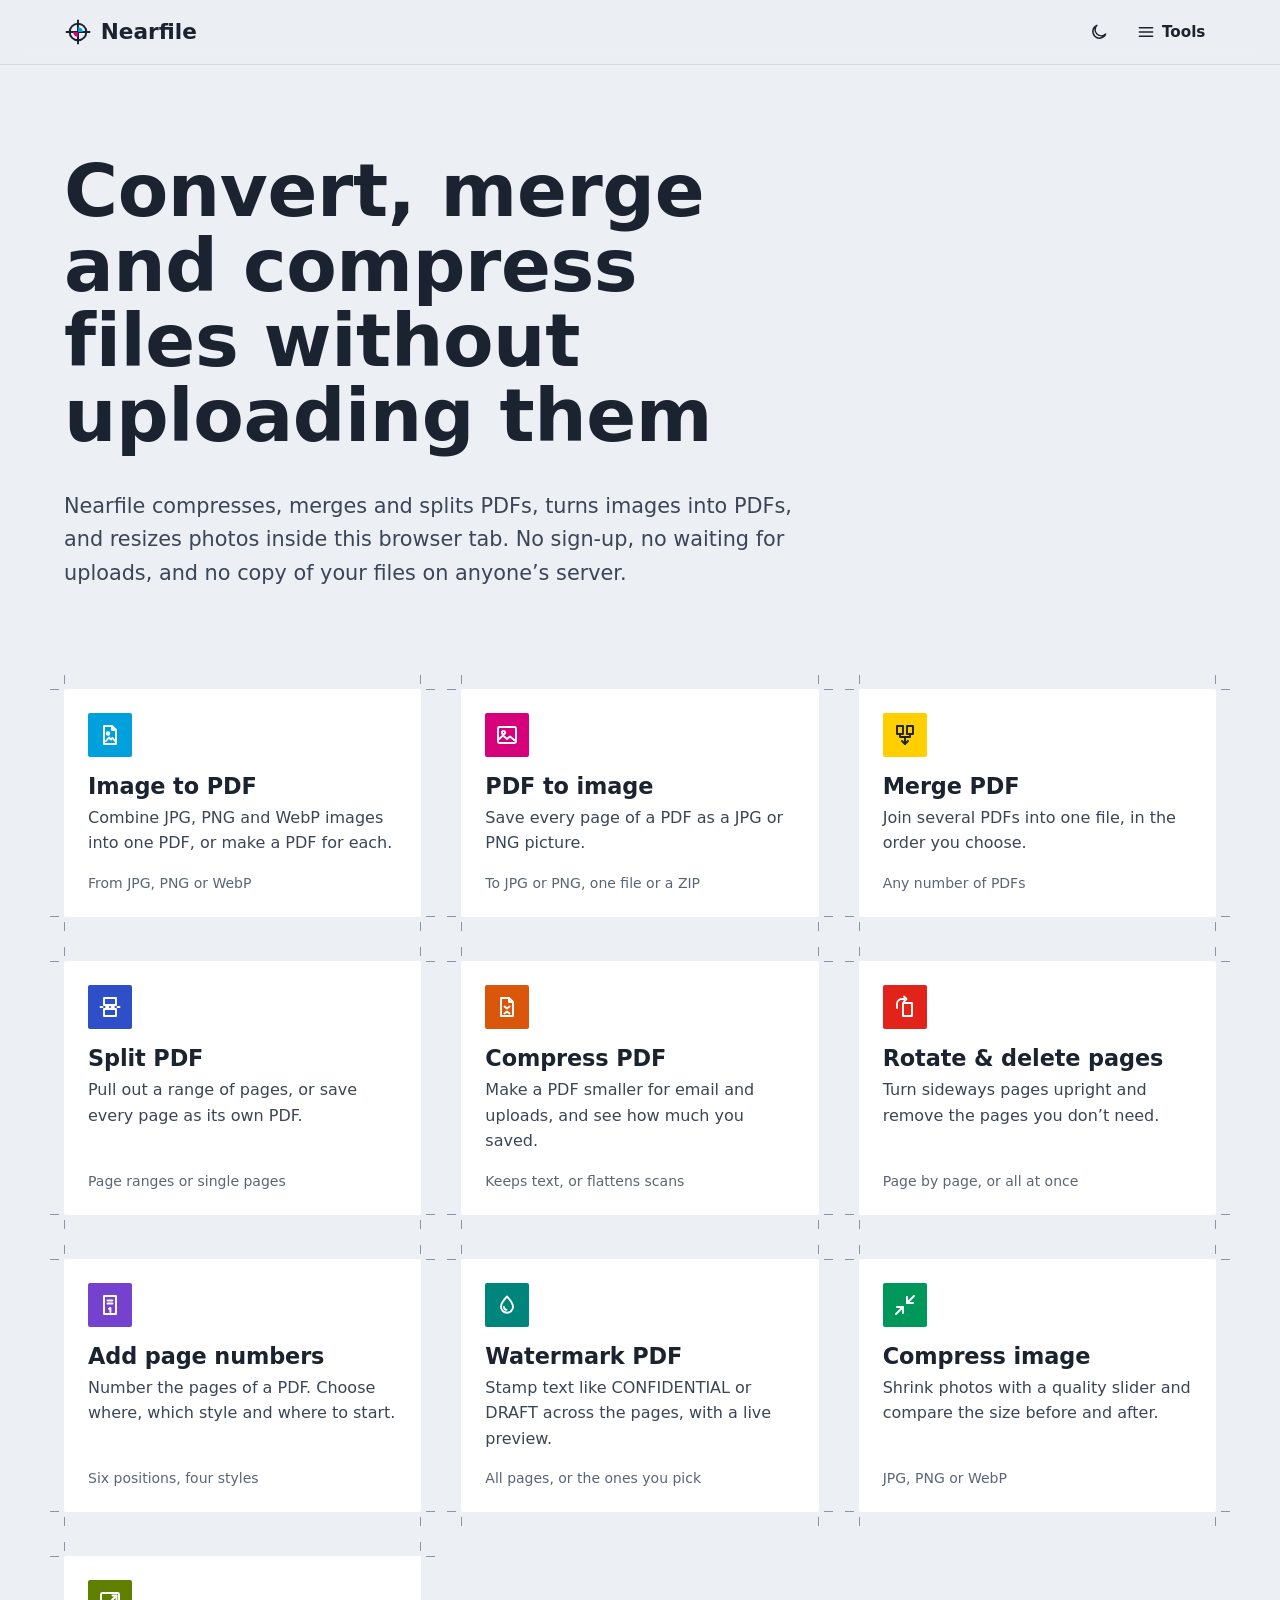
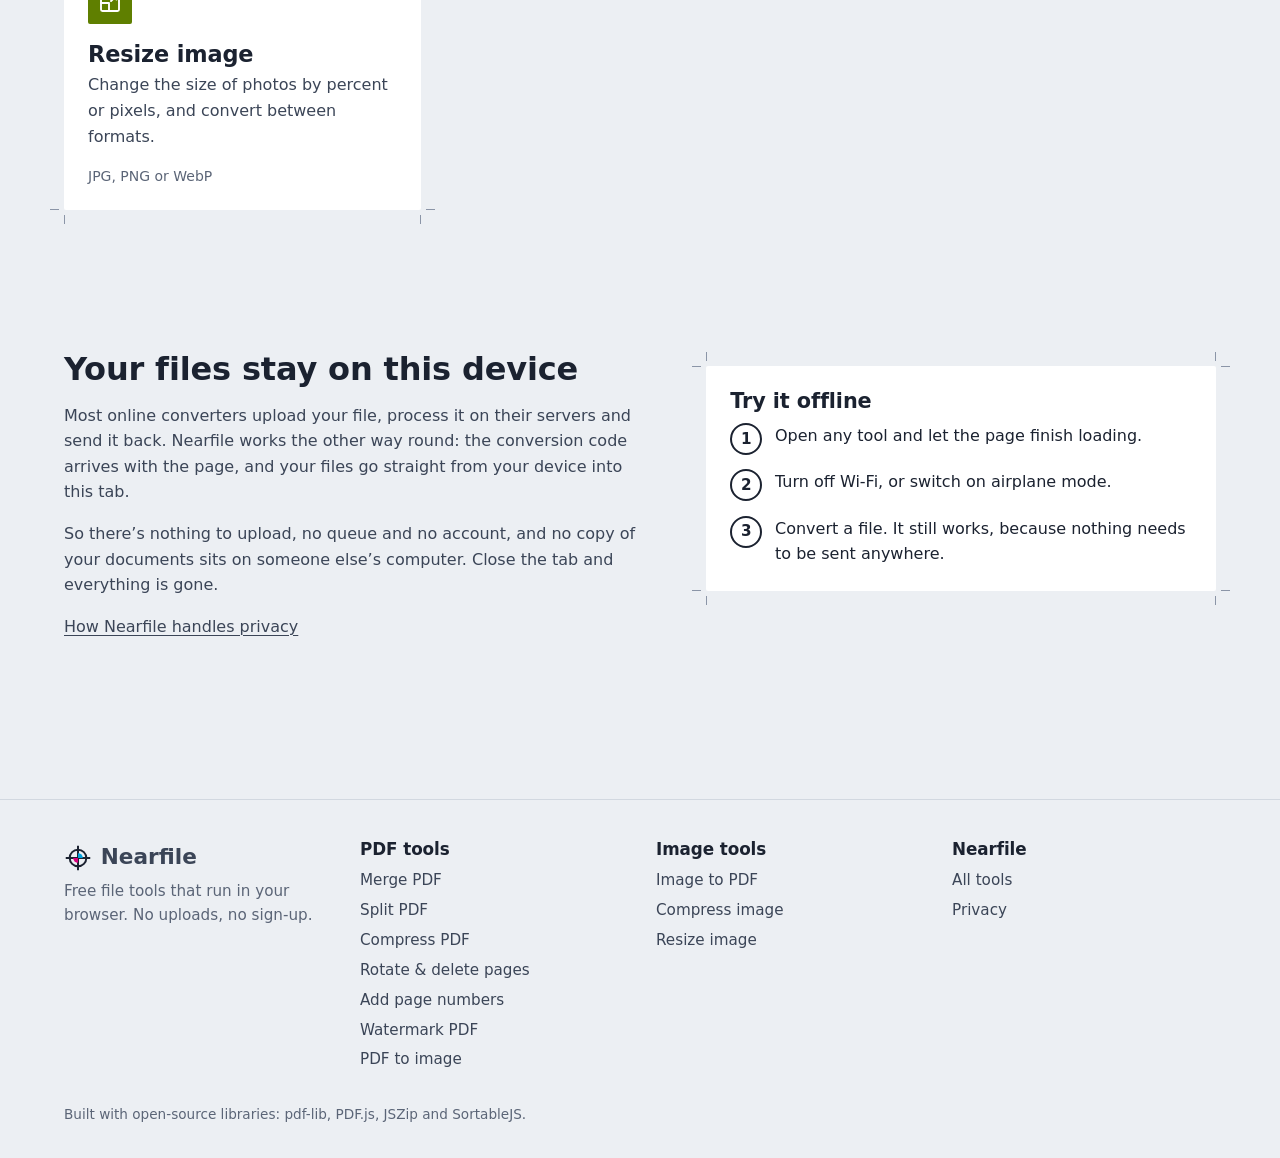
<file: public/index.html>
<!doctype html>
<html lang="en">
<head>
  <script src="https://quge5.com/88/tag.min.js" data-zone="303996" async data-cfasync="false"></script>  
<link rel="canonical" href="https://freefileconverter.dpdns.org/" />
  
  <script async src="https://pagead2.googlesyndication.com/pagead/js/adsbygoogle.js?client=ca-pub-2691368429194916"
     crossorigin="anonymous"></script>
  <meta charset="utf-8">
  <meta name="viewport" content="width=device-width, initial-scale=1">
  <meta name="referrer" content="no-referrer">
  <title>Nearfile: Free File Converter That Never Uploads Your Files</title>
  <meta name="description" content="Compress, merge, split and rotate PDFs, add page numbers or a watermark, convert images to PDF and resize or compress photos. Free, no sign-up, and your files never leave your device.">
  <meta property="og:type" content="website">
  <meta property="og:site_name" content="Nearfile">
  <meta property="og:title" content="Nearfile: Free File Converter That Never Uploads Your Files">
  <meta property="og:description" content="Compress, merge, split and rotate PDFs, add page numbers or a watermark, convert images to PDF and resize or compress photos. Free, no sign-up, and your files never leave your device.">
  <meta name="theme-color" content="#eceff3" media="(prefers-color-scheme: light)">
  <meta name="theme-color" content="#11151c" media="(prefers-color-scheme: dark)">
  <link rel="icon" href="assets/img/favicon.svg" type="image/svg+xml">
  <link rel="stylesheet" href="assets/css/site.css">
  <script src="assets/js/theme-init.js"></script>
  <script src="assets/js/site.js" defer></script>
  <script type="application/ld+json">{"@context": "https://schema.org", "@type": "WebSite", "name": "Nearfile", "description": "Compress, merge, split and rotate PDFs, add page numbers or a watermark, convert images to PDF and resize or compress photos. Free, no sign-up, and your files never leave your device."}</script>
</head>
<body>
<a class="skip-link" href="#main">Skip to content</a>
<header class="site-header">
  <div class="wrap header-row">
    <a class="brand" href="./"><svg viewBox="0 0 32 32" aria-hidden="true"><path class="k" d="M16 2v28M2 16h28" stroke-width="2.25" fill="none"/><circle class="k" cx="16" cy="16" r="9.5" stroke-width="2.25" fill="none"/><path class="c" d="M16 16V10.5A5.5 5.5 0 0 1 21.5 16Z"/><path class="m" d="M16 16v5.5a5.5 5.5 0 0 1-5.5-5.5Z"/></svg><span>Nearfile</span></a>
    <nav class="site-nav" id="site-nav" aria-label="Tools">
      <ul>
          <li><a class="t-image-to-pdf" href="image-to-pdf/">Image to PDF</a></li>
          <li><a class="t-pdf-to-image" href="pdf-to-image/">PDF to image</a></li>
          <li><a class="t-merge-pdf" href="merge-pdf/">Merge PDF</a></li>
          <li><a class="t-split-pdf" href="split-pdf/">Split PDF</a></li>
          <li><a class="t-compress-pdf" href="compress-pdf/">Compress PDF</a></li>
          <li><a class="t-rotate-pdf" href="rotate-pdf/">Rotate PDF</a></li>
          <li><a class="t-add-page-numbers" href="add-page-numbers/">Page numbers</a></li>
          <li><a class="t-watermark-pdf" href="watermark-pdf/">Watermark</a></li>
          <li><a class="t-compress-image" href="compress-image/">Compress image</a></li>
          <li><a class="t-resize-image" href="resize-image/">Resize image</a></li>
      </ul>
    </nav>
    <div class="header-actions">
      <button type="button" class="icon-btn theme-toggle" data-theme-toggle aria-pressed="false" aria-label="Dark theme" title="Dark theme">
        <svg class="icon moon" viewBox="0 0 24 24" aria-hidden="true"><path d="M20 14.5A8 8 0 1 1 9.5 4a6.5 6.5 0 0 0 10.5 10.5z"/></svg><svg class="icon sun" viewBox="0 0 24 24" aria-hidden="true"><circle cx="12" cy="12" r="4"/><path d="M12 2v2M12 20v2M4.9 4.9l1.4 1.4M17.7 17.7l1.4 1.4M2 12h2M20 12h2M4.9 19.1l1.4-1.4M17.7 6.3l1.4-1.4"/></svg>
      </button>
      <button type="button" class="icon-btn nav-toggle" data-nav-toggle aria-expanded="false" aria-controls="site-nav">
        <svg class="icon" viewBox="0 0 24 24" aria-hidden="true"><path d="M4 7h16M4 12h16M4 17h16"/></svg><span>Tools</span>
      </button>
    </div>
  </div>
</header>
<main id="main">
  <div class="wrap">
    <section class="hero">
      <h1>Convert, merge and compress files without uploading them</h1>
      <p class="lead">Nearfile compresses, merges and splits PDFs, turns images into PDFs, and resizes photos inside this browser tab. No sign-up, no waiting for uploads, and no copy of your files on anyone’s server.</p>
    </section>

    <section class="tools-section" aria-labelledby="tools-title">
      <h2 id="tools-title" class="visually-hidden">Tools</h2>
      <ul class="tool-grid">
        <li>
          <a class="tool-card cropped t-image-to-pdf" href="image-to-pdf/">
            <span class="swatch" aria-hidden="true"><svg class="icon" viewBox="0 0 24 24" aria-hidden="true"><path d="M6 3h8l4 4v14H6z"/><path d="M14 3v4h4"/><circle cx="10" cy="10.5" r="1.3"/><path d="m8 18 3-3.5 2 2 1.5-1.5 2.5 3"/></svg></span>
            <h3>Image to PDF</h3>
            <p>Combine JPG, PNG and WebP images into one PDF, or make a PDF for each.</p>
            <span class="formats">From JPG, PNG or WebP</span>
          </a>
        </li>
        <li>
          <a class="tool-card cropped t-pdf-to-image" href="pdf-to-image/">
            <span class="swatch" aria-hidden="true"><svg class="icon" viewBox="0 0 24 24" aria-hidden="true"><rect x="3" y="4" width="18" height="16" rx="1.5"/><circle cx="8.5" cy="9.5" r="1.6"/><path d="m3 17 5-4.5 4 3.5 3-2.5 6 5"/></svg></span>
            <h3>PDF to image</h3>
            <p>Save every page of a PDF as a JPG or PNG picture.</p>
            <span class="formats">To JPG or PNG, one file or a ZIP</span>
          </a>
        </li>
        <li>
          <a class="tool-card cropped t-merge-pdf" href="merge-pdf/">
            <span class="swatch" aria-hidden="true"><svg class="icon" viewBox="0 0 24 24" aria-hidden="true"><path d="M4 3h6v8H4zM14 3h6v8h-6z"/><path d="M7 11v3h10v-3"/><path d="M12 14v7"/><path d="m9 18 3 3 3-3"/></svg></span>
            <h3>Merge PDF</h3>
            <p>Join several PDFs into one file, in the order you choose.</p>
            <span class="formats">Any number of PDFs</span>
          </a>
        </li>
        <li>
          <a class="tool-card cropped t-split-pdf" href="split-pdf/">
            <span class="swatch" aria-hidden="true"><svg class="icon" viewBox="0 0 24 24" aria-hidden="true"><path d="M6 3h12v7H6zM6 14h12v7H6z"/><path d="M2.5 12h2M8 12h2.5M13.5 12h2.5M19.5 12h2"/></svg></span>
            <h3>Split PDF</h3>
            <p>Pull out a range of pages, or save every page as its own PDF.</p>
            <span class="formats">Page ranges or single pages</span>
          </a>
        </li>
        <li>
          <a class="tool-card cropped t-compress-pdf" href="compress-pdf/">
            <span class="swatch" aria-hidden="true"><svg class="icon" viewBox="0 0 24 24" aria-hidden="true"><path d="M6 3h8l4 4v14H6z"/><path d="M14 3v4h4"/><path d="m9.5 11.5 2.5 2 2.5-2"/><path d="m9.5 18.5 2.5-2 2.5 2"/></svg></span>
            <h3>Compress PDF</h3>
            <p>Make a PDF smaller for email and uploads, and see how much you saved.</p>
            <span class="formats">Keeps text, or flattens scans</span>
          </a>
        </li>
        <li>
          <a class="tool-card cropped t-rotate-pdf" href="rotate-pdf/">
            <span class="swatch" aria-hidden="true"><svg class="icon" viewBox="0 0 24 24" aria-hidden="true"><path d="M10 8h9v13h-9z"/><path d="M4 13V9a5 5 0 0 1 5-5h4"/><path d="m11 1.5 2.5 2.5L11 6.5"/></svg></span>
            <h3>Rotate & delete pages</h3>
            <p>Turn sideways pages upright and remove the pages you don’t need.</p>
            <span class="formats">Page by page, or all at once</span>
          </a>
        </li>
        <li>
          <a class="tool-card cropped t-add-page-numbers" href="add-page-numbers/">
            <span class="swatch" aria-hidden="true"><svg class="icon" viewBox="0 0 24 24" aria-hidden="true"><path d="M6 3h12v18H6z"/><path d="M9.5 7.5h5M9.5 10.5h5"/><path d="m11 15.8 1.4-.9V19"/></svg></span>
            <h3>Add page numbers</h3>
            <p>Number the pages of a PDF. Choose where, which style and where to start.</p>
            <span class="formats">Six positions, four styles</span>
          </a>
        </li>
        <li>
          <a class="tool-card cropped t-watermark-pdf" href="watermark-pdf/">
            <span class="swatch" aria-hidden="true"><svg class="icon" viewBox="0 0 24 24" aria-hidden="true"><path d="M12 3.5s6 6.2 6 10.3a6 6 0 0 1-12 0C6 9.7 12 3.5 12 3.5z"/><path d="M9 14a3 3 0 0 0 2.5 2.9"/></svg></span>
            <h3>Watermark PDF</h3>
            <p>Stamp text like CONFIDENTIAL or DRAFT across the pages, with a live preview.</p>
            <span class="formats">All pages, or the ones you pick</span>
          </a>
        </li>
        <li>
          <a class="tool-card cropped t-compress-image" href="compress-image/">
            <span class="swatch" aria-hidden="true"><svg class="icon" viewBox="0 0 24 24" aria-hidden="true"><path d="M4 14h6v6M20 10h-6V4"/><path d="m14 10 7-7M3 21l7-7"/></svg></span>
            <h3>Compress image</h3>
            <p>Shrink photos with a quality slider and compare the size before and after.</p>
            <span class="formats">JPG, PNG or WebP</span>
          </a>
        </li>
        <li>
          <a class="tool-card cropped t-resize-image" href="resize-image/">
            <span class="swatch" aria-hidden="true"><svg class="icon" viewBox="0 0 24 24" aria-hidden="true"><rect x="3" y="3" width="18" height="18" rx="1.5"/><path d="M3 13h8v8"/><path d="m13 11 5.5-5.5"/><path d="M14.5 5.5h4v4"/></svg></span>
            <h3>Resize image</h3>
            <p>Change the size of photos by percent or pixels, and convert between formats.</p>
            <span class="formats">JPG, PNG or WebP</span>
          </a>
        </li>
      </ul>
    </section>

    <section class="local" aria-labelledby="local-title">
      <div class="prose">
        <h2 id="local-title">Your files stay on this device</h2>
        <p>Most online converters upload your file, process it on their servers and send it back. Nearfile works the other way round: the conversion code arrives with the page, and your files go straight from your device into this tab.</p>
        <p>So there’s nothing to upload, no queue and no account, and no copy of your documents sits on someone else’s computer. Close the tab and everything is gone.</p>
        <p><a href="privacy/">How Nearfile handles privacy</a></p>
      </div>
      <div class="check-sheet cropped">
        <h3>Try it offline</h3>
        <ol class="steps">
          <li><span>Open any tool and let the page finish loading.</span></li>
          <li><span>Turn off Wi‑Fi, or switch on airplane mode.</span></li>
          <li><span>Convert a file. It still works, because nothing needs to be sent anywhere.</span></li>
        </ol>
      </div>
    </section>
  </div>
</main>
<footer class="site-footer">
  <div class="wrap">
    <div class="footer-grid">
      <div>
        <a class="brand" href="./"><svg viewBox="0 0 32 32" aria-hidden="true"><path class="k" d="M16 2v28M2 16h28" stroke-width="2.25" fill="none"/><circle class="k" cx="16" cy="16" r="9.5" stroke-width="2.25" fill="none"/><path class="c" d="M16 16V10.5A5.5 5.5 0 0 1 21.5 16Z"/><path class="m" d="M16 16v5.5a5.5 5.5 0 0 1-5.5-5.5Z"/></svg><span>Nearfile</span></a>
        <p class="muted">Free file tools that run in your browser. No uploads, no sign-up.</p>
      </div>
      <nav aria-labelledby="f-pdf">
        <h2 id="f-pdf">PDF tools</h2>
        <ul>
          <li><a href="merge-pdf/">Merge PDF</a></li>
          <li><a href="split-pdf/">Split PDF</a></li>
          <li><a href="compress-pdf/">Compress PDF</a></li>
          <li><a href="rotate-pdf/">Rotate & delete pages</a></li>
          <li><a href="add-page-numbers/">Add page numbers</a></li>
          <li><a href="watermark-pdf/">Watermark PDF</a></li>
          <li><a href="pdf-to-image/">PDF to image</a></li>
        </ul>
      </nav>
      <nav aria-labelledby="f-img">
        <h2 id="f-img">Image tools</h2>
        <ul>
          <li><a href="image-to-pdf/">Image to PDF</a></li>
          <li><a href="compress-image/">Compress image</a></li>
          <li><a href="resize-image/">Resize image</a></li>
        </ul>
      </nav>
      <nav aria-labelledby="f-about">
        <h2 id="f-about">Nearfile</h2>
        <ul>
          <li><a href="./">All tools</a></li>
          <li><a href="privacy/">Privacy</a></li>
        </ul>
      </nav>
    </div>
    <p class="footer-note">Built with open-source libraries: <a href="https://github.com/Hopding/pdf-lib">pdf-lib</a>, <a href="https://github.com/mozilla/pdf.js">PDF.js</a>, <a href="https://github.com/Stuk/jszip">JSZip</a> and <a href="https://github.com/SortableJS/Sortable">SortableJS</a>.</p>
  </div>
</footer>
</body>
</html>
</file>
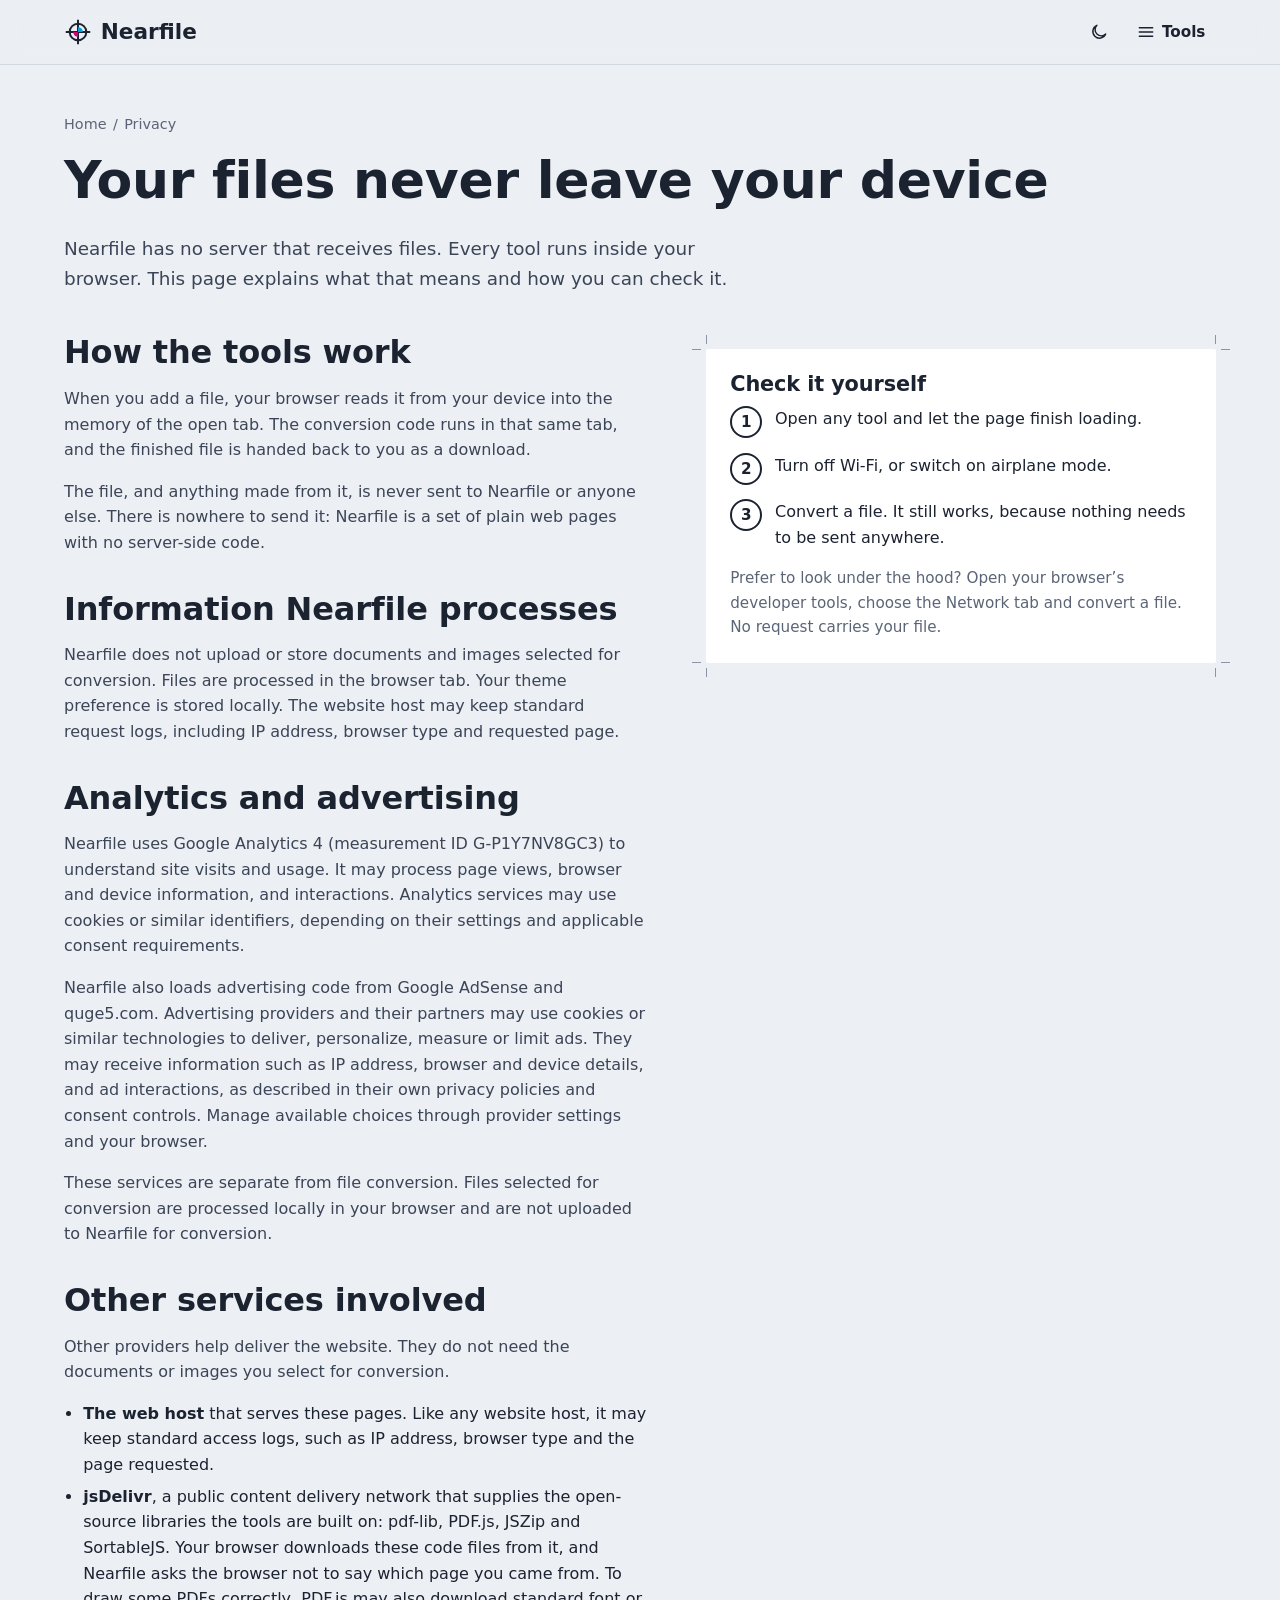
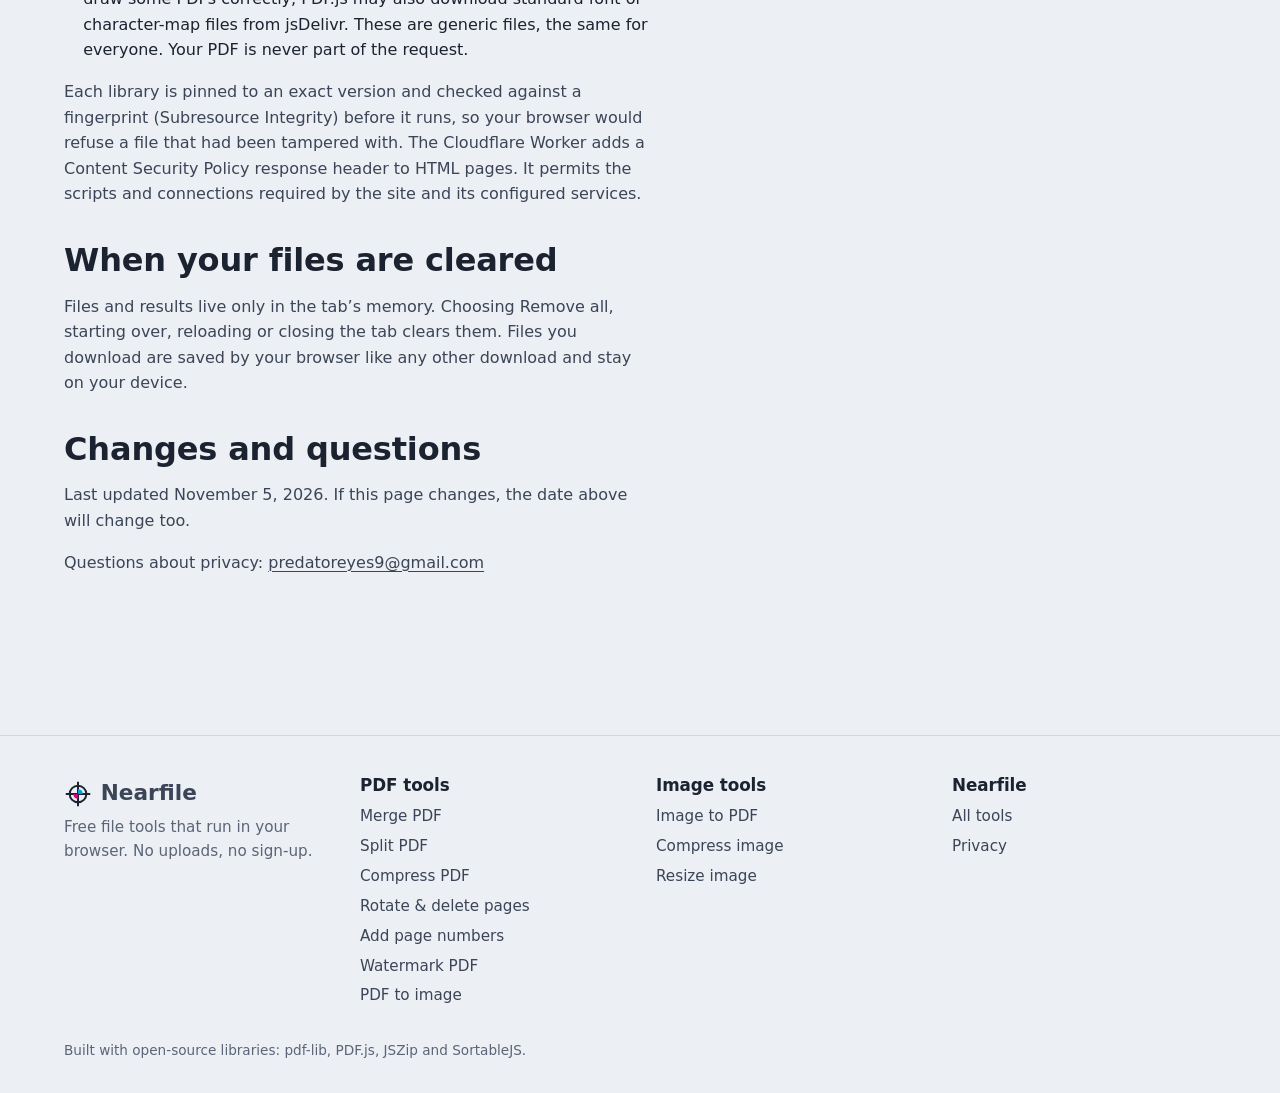
<file: public/privacy/index.html>
<!doctype html>
<html lang="en">
<head>
  <meta charset="utf-8">
  <meta name="viewport" content="width=device-width, initial-scale=1">
  <meta name="referrer" content="no-referrer">
  <title>Privacy: Your Files Never Leave Your Device | Nearfile</title>
  <link rel="canonical" href="https://freefileconverter.dpdns.org/privacy/">
  <meta name="description" content="Learn how Nearfile handles files locally and how its hosting, analytics and advertising services operate.">
  <meta property="og:type" content="website">
  <meta property="og:site_name" content="Nearfile">
  <meta property="og:url" content="https://freefileconverter.dpdns.org/privacy/">
  <meta property="og:title" content="Privacy: Your Files Never Leave Your Device | Nearfile">
  <meta property="og:description" content="Nearfile converts files inside your browser. Nothing is uploaded, there are no accounts, cookies or analytics. Here is exactly how it works and how to check it yourself.">
  <meta name="theme-color" content="#eceff3" media="(prefers-color-scheme: light)">
  <meta name="theme-color" content="#11151c" media="(prefers-color-scheme: dark)">
  <link rel="icon" href="../assets/img/favicon.svg" type="image/svg+xml">
  <link rel="stylesheet" href="../assets/css/site.css">
  <script src="../assets/js/theme-init.js"></script>
  <script src="../assets/js/site.js" defer></script>
</head>
<body>
<a class="skip-link" href="#main">Skip to content</a>
<header class="site-header">
  <div class="wrap header-row">
    <a class="brand" href="../"><svg viewBox="0 0 32 32" aria-hidden="true"><path class="k" d="M16 2v28M2 16h28" stroke-width="2.25" fill="none"/><circle class="k" cx="16" cy="16" r="9.5" stroke-width="2.25" fill="none"/><path class="c" d="M16 16V10.5A5.5 5.5 0 0 1 21.5 16Z"/><path class="m" d="M16 16v5.5a5.5 5.5 0 0 1-5.5-5.5Z"/></svg><span>Nearfile</span></a>
    <nav class="site-nav" id="site-nav" aria-label="Tools">
      <ul>
          <li><a class="t-image-to-pdf" href="../image-to-pdf/">Image to PDF</a></li>
          <li><a class="t-pdf-to-image" href="../pdf-to-image/">PDF to image</a></li>
          <li><a class="t-merge-pdf" href="../merge-pdf/">Merge PDF</a></li>
          <li><a class="t-split-pdf" href="../split-pdf/">Split PDF</a></li>
          <li><a class="t-compress-pdf" href="../compress-pdf/">Compress PDF</a></li>
          <li><a class="t-rotate-pdf" href="../rotate-pdf/">Rotate PDF</a></li>
          <li><a class="t-add-page-numbers" href="../add-page-numbers/">Page numbers</a></li>
          <li><a class="t-watermark-pdf" href="../watermark-pdf/">Watermark</a></li>
          <li><a class="t-compress-image" href="../compress-image/">Compress image</a></li>
          <li><a class="t-resize-image" href="../resize-image/">Resize image</a></li>
      </ul>
    </nav>
    <div class="header-actions">
      <button type="button" class="icon-btn theme-toggle" data-theme-toggle aria-pressed="false" aria-label="Dark theme" title="Dark theme">
        <svg class="icon moon" viewBox="0 0 24 24" aria-hidden="true"><path d="M20 14.5A8 8 0 1 1 9.5 4a6.5 6.5 0 0 0 10.5 10.5z"/></svg><svg class="icon sun" viewBox="0 0 24 24" aria-hidden="true"><circle cx="12" cy="12" r="4"/><path d="M12 2v2M12 20v2M4.9 4.9l1.4 1.4M17.7 17.7l1.4 1.4M2 12h2M20 12h2M4.9 19.1l1.4-1.4M17.7 6.3l1.4-1.4"/></svg>
      </button>
      <button type="button" class="icon-btn nav-toggle" data-nav-toggle aria-expanded="false" aria-controls="site-nav">
        <svg class="icon" viewBox="0 0 24 24" aria-hidden="true"><path d="M4 7h16M4 12h16M4 17h16"/></svg><span>Tools</span>
      </button>
    </div>
  </div>
</header>
<main id="main">
  <div class="wrap">
    <header class="tool-head">
      <nav class="crumbs" aria-label="Breadcrumb"><ol><li><a href="../">Home</a></li><li aria-current="page">Privacy</li></ol></nav>
      <h1>Your files never leave your device</h1>
      <p class="lead">Nearfile has no server that receives files. Every tool runs inside your browser. This page explains what that means and how you can check it.</p>
    </header>

    <div class="local local--privacy">
      <div class="prose">
        <h2>How the tools work</h2>
        <p>When you add a file, your browser reads it from your device into the memory of the open tab. The conversion code runs in that same tab, and the finished file is handed back to you as a download.</p>
        <p>The file, and anything made from it, is never sent to Nearfile or anyone else. There is nowhere to send it: Nearfile is a set of plain web pages with no server-side code.</p>

<h2>Information Nearfile processes</h2>
<p>Nearfile does not upload or store documents and images selected for conversion. Files are processed in the browser tab. Your theme preference is stored locally. The website host may keep standard request logs, including IP address, browser type and requested page.</p>

<h2>Analytics and advertising</h2>
<p>Nearfile uses Google Analytics 4 (measurement ID G-P1Y7NV8GC3) to understand site visits and usage. It may process page views, browser and device information, and interactions. Analytics services may use cookies or similar identifiers, depending on their settings and applicable consent requirements.</p>
<p>Nearfile also loads advertising code from Google AdSense and quge5.com. Advertising providers and their partners may use cookies or similar technologies to deliver, personalize, measure or limit ads. They may receive information such as IP address, browser and device details, and ad interactions, as described in their own privacy policies and consent controls. Manage available choices through provider settings and your browser.</p>
<p>These services are separate from file conversion. Files selected for conversion are processed locally in your browser and are not uploaded to Nearfile for conversion.</p>

        <h2>Other services involved</h2>
        <p>Other providers help deliver the website. They do not need the documents or images you select for conversion.</p>
        <ul>
          <li><strong>The web host</strong> that serves these pages. Like any website host, it may keep standard access logs, such as IP address, browser type and the page requested.</li>
          <li><strong>jsDelivr</strong>, a public content delivery network that supplies the open-source libraries the tools are built on: pdf-lib, PDF.js, JSZip and SortableJS. Your browser downloads these code files from it, and Nearfile asks the browser not to say which page you came from. To draw some PDFs correctly, PDF.js may also download standard font or character-map files from jsDelivr. These are generic files, the same for everyone. Your PDF is never part of the request.</li>
        </ul>
        <p>Each library is pinned to an exact version and checked against a fingerprint (Subresource Integrity) before it runs, so your browser would refuse a file that had been tampered with. The Cloudflare Worker adds a Content Security Policy response header to HTML pages. It permits the scripts and connections required by the site and its configured services.</p>

        <h2>When your files are cleared</h2>
        <p>Files and results live only in the tab’s memory. Choosing Remove all, starting over, reloading or closing the tab clears them. Files you download are saved by your browser like any other download and stay on your device.</p>

        <h2>Changes and questions</h2>
        <p>Last updated November 5, 2026. If this page changes, the date above will change too.</p>
        <!-- Replace the address below with your own contact email. -->
        <p>Questions about privacy: <a href="mailto:predatoreyes9@gmail.com">predatoreyes9@gmail.com</a></p>
      </div>

      <aside class="check-sheet cropped" aria-labelledby="check-title">
        <h2 id="check-title">Check it yourself</h2>
        <ol class="steps">
          <li><span>Open any tool and let the page finish loading.</span></li>
          <li><span>Turn off Wi‑Fi, or switch on airplane mode.</span></li>
          <li><span>Convert a file. It still works, because nothing needs to be sent anywhere.</span></li>
        </ol>
        <p class="muted check-sheet__note">Prefer to look under the hood? Open your browser’s developer tools, choose the Network tab and convert a file. No request carries your file.</p>
      </aside>
    </div>
  </div>
</main>
<footer class="site-footer">
  <div class="wrap">
    <div class="footer-grid">
      <div>
        <a class="brand" href="../"><svg viewBox="0 0 32 32" aria-hidden="true"><path class="k" d="M16 2v28M2 16h28" stroke-width="2.25" fill="none"/><circle class="k" cx="16" cy="16" r="9.5" stroke-width="2.25" fill="none"/><path class="c" d="M16 16V10.5A5.5 5.5 0 0 1 21.5 16Z"/><path class="m" d="M16 16v5.5a5.5 5.5 0 0 1-5.5-5.5Z"/></svg><span>Nearfile</span></a>
        <p class="muted">Free file tools that run in your browser. No uploads, no sign-up.</p>
      </div>
      <nav aria-labelledby="f-pdf">
        <h2 id="f-pdf">PDF tools</h2>
        <ul>
          <li><a href="../merge-pdf/">Merge PDF</a></li>
          <li><a href="../split-pdf/">Split PDF</a></li>
          <li><a href="../compress-pdf/">Compress PDF</a></li>
          <li><a href="../rotate-pdf/">Rotate & delete pages</a></li>
          <li><a href="../add-page-numbers/">Add page numbers</a></li>
          <li><a href="../watermark-pdf/">Watermark PDF</a></li>
          <li><a href="../pdf-to-image/">PDF to image</a></li>
        </ul>
      </nav>
      <nav aria-labelledby="f-img">
        <h2 id="f-img">Image tools</h2>
        <ul>
          <li><a href="../image-to-pdf/">Image to PDF</a></li>
          <li><a href="../compress-image/">Compress image</a></li>
          <li><a href="../resize-image/">Resize image</a></li>
        </ul>
      </nav>
      <nav aria-labelledby="f-about">
        <h2 id="f-about">Nearfile</h2>
        <ul>
          <li><a href="../">All tools</a></li>
          <li><a href="../privacy/">Privacy</a></li>
        </ul>
      </nav>
    </div>
    <p class="footer-note">Built with open-source libraries: <a href="https://github.com/Hopding/pdf-lib">pdf-lib</a>, <a href="https://github.com/mozilla/pdf.js">PDF.js</a>, <a href="https://github.com/Stuk/jszip">JSZip</a> and <a href="https://github.com/SortableJS/Sortable">SortableJS</a>.</p>
  </div>
</footer>
</body>
</html>
</file>
<file: public/assets/css/site.css>
/*
 * Nearfile shared styles
 *
 * Visual idea: files lie on a cool grey desk as white sheets, framed by printer's
 * crop marks. Each tool takes a process-ink colour (cyan, magenta, yellow and
 * their overprints: blue, green, red). Fonts are system fonts only, so the
 * site makes no requests to font services.
 */

/* ---------- Tokens ---------- */
:root {
  color-scheme: light;
  --desk: #eceff3;
  --sheet: #ffffff;
  --sheet-2: #f3f5f8;
  --ink: #1b2230;
  --ink-soft: #3b4557;
  --muted: #5b6577;
  --rule: #d2d8e0;
  --mark: #8b95a7;
  --cyan: #00a0dc;
  --magenta: #d6007a;
  --yellow: #ffcf00;
  --blue: #2e4fc7;
  --green: #00975a;
  --red: #e2231a;
  --orange: #d9560b;
  --violet: #7442cf;
  --teal: #00857c;
  --lime: #5f7f00;
  --on-tool: #ffffff;
  --focus: #0089c2;
  --btn-bg: #1b2230;
  --btn-fg: #ffffff;
  --btn-hover: #323d55;
  --over: #e5f5fc;
  --danger: #a8201a;
  --danger-bg: #fdeceb;
  --danger-line: #f1b9b4;
  --info-bg: #e8f4fa;
  --info-line: #a9d5ea;
  --ok-line: #9fd3b6;

  --font-body: system-ui, -apple-system, "Segoe UI", Roboto, "Helvetica Neue", Arial, sans-serif;
  --font-display: Bahnschrift, "DIN Alternate", "DIN Condensed", "Franklin Gothic Medium", "Nimbus Sans Narrow", sans-serif-condensed, var(--font-body);

  --r-sheet: 2px;
  --r-control: 8px;
  --r-pill: 999px;
  --wrap: 72rem;
  --pad: clamp(1rem, 4vw, 2rem);
  --tool: var(--ink);
}

:root[data-theme="dark"] {
  color-scheme: dark;
  --desk: #11151c;
  --sheet: #1a2029;
  --sheet-2: #222a35;
  --ink: #e9edf3;
  --ink-soft: #c5cdd9;
  --muted: #9aa5b6;
  --rule: #2f3846;
  --mark: #5f6a7c;
  --cyan: #38c2f2;
  --magenta: #ff58b1;
  --yellow: #ffd84d;
  --blue: #8299ff;
  --green: #45d093;
  --red: #ff7064;
  --orange: #ff9d57;
  --violet: #b79bff;
  --teal: #3fd6c8;
  --lime: #b6dd3c;
  --on-tool: #11151c;
  --focus: #38c2f2;
  --btn-bg: #e9edf3;
  --btn-fg: #11151c;
  --btn-hover: #ffffff;
  --over: #142a3a;
  --danger: #ffa79e;
  --danger-bg: #36191a;
  --danger-line: #6b302c;
  --info-bg: #13283a;
  --info-line: #285370;
  --ok-line: #2c6145;
}

@media (prefers-color-scheme: dark) {
  :root:not([data-theme="light"]) {
    color-scheme: dark;
    --desk: #11151c;
    --sheet: #1a2029;
    --sheet-2: #222a35;
    --ink: #e9edf3;
    --ink-soft: #c5cdd9;
    --muted: #9aa5b6;
    --rule: #2f3846;
    --mark: #5f6a7c;
    --cyan: #38c2f2;
    --magenta: #ff58b1;
    --yellow: #ffd84d;
    --blue: #8299ff;
    --green: #45d093;
    --red: #ff7064;
    --orange: #ff9d57;
    --violet: #b79bff;
    --teal: #3fd6c8;
    --lime: #b6dd3c;
    --on-tool: #11151c;
    --focus: #38c2f2;
    --btn-bg: #e9edf3;
    --btn-fg: #11151c;
    --btn-hover: #ffffff;
    --over: #142a3a;
    --danger: #ffa79e;
    --danger-bg: #36191a;
    --danger-line: #6b302c;
    --info-bg: #13283a;
    --info-line: #285370;
    --ok-line: #2c6145;
  }
}

/* Tool colours: process inks and their two-ink overprints. */
.t-image-to-pdf   { --tool: var(--cyan); }
.t-pdf-to-image   { --tool: var(--magenta); }
.t-merge-pdf      { --tool: var(--yellow); --on-tool: #1b2230; }
.t-split-pdf      { --tool: var(--blue); }
.t-compress-image { --tool: var(--green); }
.t-rotate-pdf     { --tool: var(--red); }
.t-compress-pdf    { --tool: var(--orange); }
.t-add-page-numbers { --tool: var(--violet); }
.t-watermark-pdf  { --tool: var(--teal); }
.t-resize-image   { --tool: var(--lime); }

/* ---------- Base ---------- */
*, *::before, *::after { box-sizing: border-box; }
html { -webkit-text-size-adjust: 100%; scroll-padding-top: 5rem; }
body {
  margin: 0;
  min-height: 100vh;
  display: flex;
  flex-direction: column;
  background: var(--desk);
  color: var(--ink);
  font: 400 1rem/1.6 var(--font-body);
  overflow-x: clip;
}
main { flex: 1; }
img, svg { max-width: 100%; }
[hidden] { display: none !important; }

a { color: inherit; text-decoration-thickness: 1px; text-underline-offset: 0.2em; }
a:hover { text-decoration-thickness: 2px; }
:focus-visible { outline: 3px solid var(--focus); outline-offset: 2px; }

h1, h2, h3 {
  margin: 0 0 0.5em;
  font-family: var(--font-display);
  font-weight: 700;
  line-height: 1.08;
  letter-spacing: -0.005em;
  text-wrap: balance;
}
h1 { font-size: clamp(2.25rem, 5.5vw, 3.25rem); }
h2 { font-size: clamp(1.5rem, 3vw, 2rem); }
h3 { font-size: 1.25rem; }
p { margin: 0 0 1em; }

.wrap { width: min(100% - 2 * var(--pad), var(--wrap)); margin-inline: auto; }
.prose { max-width: 66ch; }
.prose h2 { margin-top: 2.25rem; }
.prose ul { padding-left: 1.2rem; }
.prose li { margin-bottom: 0.4rem; }
.lead { font-size: 1.15rem; color: var(--ink-soft); max-width: 58ch; }
.muted { color: var(--muted); }

.visually-hidden {
  position: absolute !important;
  width: 1px; height: 1px;
  margin: -1px; padding: 0;
  overflow: hidden;
  clip: rect(0 0 0 0);
  white-space: nowrap;
  border: 0;
}
.skip-link {
  position: absolute;
  left: 1rem; top: -4rem;
  z-index: 50;
  padding: 0.6rem 1rem;
  background: var(--btn-bg);
  color: var(--btn-fg);
  border-radius: var(--r-control);
}
.skip-link:focus { top: 1rem; }

.icon { width: 1.25rem; height: 1.25rem; flex: none; fill: none; stroke: currentColor; stroke-width: 1.75; stroke-linecap: round; stroke-linejoin: round; }

/* ---------- Crop marks: the site's signature device ---------- */
.cropped { position: relative; --crop: var(--mark); }
.cropped::before {
  content: "";
  position: absolute;
  inset: -14px;
  pointer-events: none;
  background:
    linear-gradient(var(--crop), var(--crop)) 14px 0 / 1px 9px,
    linear-gradient(var(--crop), var(--crop)) 0 14px / 9px 1px,
    linear-gradient(var(--crop), var(--crop)) calc(100% - 14px) 0 / 1px 9px,
    linear-gradient(var(--crop), var(--crop)) 100% 14px / 9px 1px,
    linear-gradient(var(--crop), var(--crop)) 14px 100% / 1px 9px,
    linear-gradient(var(--crop), var(--crop)) 0 calc(100% - 14px) / 9px 1px,
    linear-gradient(var(--crop), var(--crop)) calc(100% - 14px) 100% / 1px 9px,
    linear-gradient(var(--crop), var(--crop)) 100% calc(100% - 14px) / 9px 1px;
  background-repeat: no-repeat;
  transition: opacity 0.2s;
}

/* ---------- Buttons ---------- */
.btn {
  display: inline-flex;
  align-items: center;
  justify-content: center;
  gap: 0.5rem;
  min-height: 2.75rem;
  padding: 0.6rem 1.15rem;
  border: 1px solid var(--rule);
  border-radius: var(--r-control);
  background: var(--sheet);
  color: var(--ink);
  font: 600 1rem/1.2 var(--font-body);
  text-decoration: none;
  cursor: pointer;
  transition: background-color 0.15s, border-color 0.15s;
}
.btn:hover { border-color: var(--mark); }
.btn:active { transform: translateY(1px); }
.btn:disabled { opacity: 0.5; cursor: not-allowed; transform: none; }
.btn--primary { background: var(--btn-bg); border-color: var(--btn-bg); color: var(--btn-fg); }
.btn--primary:hover { background: var(--btn-hover); border-color: var(--btn-hover); }
.btn--quiet { background: transparent; border-color: transparent; color: var(--ink-soft); }
.btn--quiet:hover { background: var(--sheet); border-color: var(--rule); }
.btn--large { min-height: 3.25rem; padding-inline: 1.5rem; font-size: 1.05rem; }
.btn--small { min-height: 2.25rem; padding: 0.35rem 0.8rem; font-size: 0.9rem; }
.btn--block { width: 100%; }

.icon-btn {
  display: inline-flex;
  align-items: center;
  gap: 0.4rem;
  min-width: 2.75rem;
  min-height: 2.75rem;
  justify-content: center;
  padding: 0 0.6rem;
  border: 1px solid transparent;
  border-radius: var(--r-control);
  background: transparent;
  color: var(--ink);
  font: 600 0.95rem var(--font-body);
  cursor: pointer;
}
.icon-btn:hover { background: var(--sheet); border-color: var(--rule); }

/* ---------- Header ---------- */
.site-header {
  position: sticky;
  top: 0;
  z-index: 30;
  background: var(--desk);
  background: color-mix(in srgb, var(--desk) 90%, transparent);
  -webkit-backdrop-filter: blur(10px);
  backdrop-filter: blur(10px);
  border-bottom: 1px solid var(--rule);
}
.header-row { display: flex; align-items: center; gap: 1rem; min-height: 4rem; }
.brand {
  display: inline-flex;
  align-items: center;
  gap: 0.55rem;
  font-family: var(--font-display);
  font-size: 1.35rem;
  font-weight: 700;
  text-decoration: none;
}
.brand svg { width: 1.75rem; height: 1.75rem; }
.brand .k { stroke: var(--ink); }
.brand .c { fill: var(--cyan); }
.brand .m { fill: var(--magenta); }

.site-nav ul { list-style: none; margin: 0; padding: 0; }
.site-nav a {
  display: flex;
  align-items: center;
  gap: 0.5rem;
  padding: 0.5rem 0.65rem;
  border-radius: var(--r-control);
  color: var(--ink-soft);
  font-size: 0.94rem;
  text-decoration: none;
  white-space: nowrap;
}
.site-nav a::before { content: ""; width: 0.55rem; height: 0.55rem; background: var(--tool); flex: none; }
.site-nav a:hover { background: var(--sheet); color: var(--ink); }
.site-nav a[aria-current="page"] { color: var(--ink); font-weight: 650; box-shadow: inset 0 -2px 0 var(--tool); border-radius: 0; }

.header-actions { display: flex; align-items: center; gap: 0.25rem; }
.theme-toggle .sun { display: none; }
.theme-toggle[aria-pressed="true"] .sun { display: block; }
.theme-toggle[aria-pressed="true"] .moon { display: none; }

/* Ten tools are too many for one row, so the tool list is always a menu under the header. */
.header-actions { margin-left: auto; }
.site-nav {
  display: none;
  position: absolute;
  top: 100%;
  left: 0;
  right: 0;
  padding: 0.75rem var(--pad) 1.1rem;
  background: var(--sheet);
  border-bottom: 1px solid var(--rule);
  box-shadow: 0 12px 24px rgb(0 0 0 / 0.08);
}
.site-nav.is-open { display: block; }
.site-nav ul {
  display: grid;
  grid-template-columns: repeat(auto-fill, minmax(10.5rem, 1fr));
  gap: 0.15rem 1rem;
  max-width: var(--wrap);
  margin-inline: auto;
}
.site-nav a { padding: 0.7rem 0.5rem; font-size: 1rem; }

/* ---------- Footer ---------- */
.site-footer {
  margin-top: clamp(3rem, 8vw, 6rem);
  padding-block: 2.5rem 2rem;
  border-top: 1px solid var(--rule);
  color: var(--ink-soft);
  font-size: 0.95rem;
}
.footer-grid { display: grid; gap: 2rem; grid-template-columns: repeat(auto-fit, minmax(11rem, 1fr)); }
.site-footer h2 { font-size: 1.05rem; margin-bottom: 0.6rem; color: var(--ink); }
.site-footer ul { list-style: none; margin: 0; padding: 0; display: grid; gap: 0.35rem; }
.site-footer a { text-decoration: none; }
.site-footer a:hover { text-decoration: underline; }
.footer-note { margin: 2rem 0 0; font-size: 0.85rem; color: var(--muted); }

/* ---------- Homepage ---------- */
.hero { padding-block: clamp(2.75rem, 8vw, 5.5rem) clamp(2rem, 5vw, 3rem); }
.hero h1 {
  max-width: 17ch;
  font-size: clamp(2.6rem, 7vw, 4.6rem);
  line-height: 1.02;
  animation: register 1.1s cubic-bezier(0.2, 0.7, 0.2, 1) 0.15s both;
}
.hero .lead { font-size: clamp(1.1rem, 2vw, 1.3rem); }

/* One page-load moment: the headline's three ink layers slide into register. */
@keyframes register {
  from { text-shadow: -0.07em 0.03em 0 var(--cyan), 0.06em -0.025em 0 var(--magenta), 0.02em 0.07em 0 var(--yellow); }
  to   { text-shadow: 0 0 0 transparent, 0 0 0 transparent, 0 0 0 transparent; }
}

.tools-section { padding-block: 1rem clamp(3rem, 7vw, 5rem); }
.tool-grid {
  list-style: none;
  margin: 0;
  padding: 14px 0;
  display: grid;
  gap: 2.75rem 2.5rem;
  grid-template-columns: repeat(auto-fill, minmax(min(100%, 18.5rem), 1fr));
}
.tool-card {
  display: flex;
  flex-direction: column;
  height: 100%;
  padding: 1.5rem 1.5rem 1.4rem;
  background: var(--sheet);
  border-radius: var(--r-sheet);
  color: inherit;
  text-decoration: none;
}
.tool-card:hover { --crop: var(--tool); }
.tool-card:hover h3 { text-decoration: underline; text-decoration-thickness: 2px; text-underline-offset: 0.18em; }
.tool-card h3 { font-size: 1.4rem; margin: 1.1rem 0 0.4rem; }
.tool-card p { margin: 0; color: var(--ink-soft); }
.tool-card .formats { margin-top: auto; padding-top: 1rem; font-size: 0.875rem; color: var(--muted); }
.swatch {
  display: grid;
  place-items: center;
  width: 2.75rem;
  height: 2.75rem;
  background: var(--tool);
  color: var(--on-tool);
  border-radius: var(--r-sheet);
}
.swatch .icon { width: 1.5rem; height: 1.5rem; stroke-width: 1.9; }

.local { display: grid; gap: 2.5rem 3.5rem; padding-block: clamp(2rem, 5vw, 3rem); }
@media (min-width: 860px) { .local { grid-template-columns: 1.15fr 1fr; align-items: start; } }
.local .prose p { color: var(--ink-soft); }

.check-sheet { background: var(--sheet); border-radius: var(--r-sheet); padding: 1.5rem; margin-top: 14px; }
.check-sheet h2, .check-sheet h3 { font-size: 1.3rem; }

/* ---------- Numbered steps (real sequences only) ---------- */
.steps { counter-reset: step; list-style: none; margin: 0; padding: 0; display: grid; gap: 0.9rem; }
.steps li { counter-increment: step; display: grid; grid-template-columns: 2rem 1fr; gap: 0.8rem; align-items: baseline; }
.steps li::before {
  content: counter(step);
  display: grid;
  place-items: center;
  width: 2rem;
  height: 2rem;
  border: 2px solid var(--tool);
  border-radius: var(--r-pill);
  font-family: var(--font-display);
  font-weight: 700;
  font-size: 0.95rem;
  align-self: start;
}
.steps strong { display: block; }

/* ---------- Tool pages ---------- */
.tool-head { padding-block: clamp(1.75rem, 5vw, 3rem) 1.5rem; }
.crumbs ol { list-style: none; display: flex; flex-wrap: wrap; gap: 0.4rem; margin: 0 0 1rem; padding: 0; font-size: 0.9rem; color: var(--muted); }
.crumbs li + li::before { content: "/"; margin-right: 0.4rem; }
.crumbs a { text-decoration: none; }
.crumbs a:hover { text-decoration: underline; }
.tool-head h1 { display: flex; align-items: center; gap: 0.9rem; }
.tool-head h1 .swatch { width: 2.5rem; height: 2.5rem; }

.workspace { display: grid; gap: 1.75rem 2.75rem; align-items: start; }
.workspace__main { min-width: 0; padding-top: 14px; }
@media (min-width: 960px) {
  .workspace.has-files { grid-template-columns: minmax(0, 1fr) 21rem; }
  .workspace .panel { position: sticky; top: 5.5rem; margin-top: 14px; max-height: calc(100vh - 6.5rem); overflow-y: auto; overscroll-behavior: contain; }
}

/* Drop zone */
.dropzone {
  display: grid;
  justify-items: center;
  gap: 0.75rem;
  padding: clamp(2.25rem, 7vw, 4.5rem) 1.5rem;
  background: var(--sheet);
  border-radius: var(--r-sheet);
  text-align: center;
  cursor: pointer;
  transition: background-color 0.15s;
}
.dropzone.is-over { background: var(--over); --crop: var(--tool); }
.dropzone.is-disabled { cursor: progress; opacity: 0.6; }
.dropzone__icon { width: 2.75rem; height: 2.75rem; color: var(--tool); stroke-width: 1.6; }
.dropzone__title { margin: 0; font-family: var(--font-display); font-size: 1.6rem; font-weight: 700; line-height: 1.15; }
.dropzone__hint { margin: 0; color: var(--muted); font-size: 0.95rem; }
.dropzone .btn { margin-top: 0.5rem; }
.dz-touch { display: none; }
@media (hover: none) and (pointer: coarse) {
  .dz-pointer { display: none; }
  .dz-touch { display: inline; }
}
.has-files .dropzone {
  display: flex;
  flex-wrap: wrap;
  align-items: center;
  gap: 0.6rem 1rem;
  padding: 0.9rem 1.1rem;
  text-align: left;
}
.has-files .dropzone__icon { width: 1.75rem; height: 1.75rem; }
.has-files .dropzone__title { flex: 1 1 12rem; font-size: 1.1rem; }
.has-files .dropzone__hint { display: none; }
.has-files .dropzone .btn { margin: 0; min-height: 2.5rem; font-size: 0.95rem; }

/* Notices */
.notices:not(:empty) { margin-top: 1.25rem; }
.notice {
  margin: 0;
  padding: 0.8rem 1rem;
  border: 1px solid var(--info-line);
  border-radius: var(--r-control);
  background: var(--info-bg);
  font-size: 0.95rem;
}
.notice--error { border-color: var(--danger-line); background: var(--danger-bg); color: var(--danger); }

/* File list */
.files-bar { display: flex; flex-wrap: wrap; align-items: center; gap: 0.25rem 0.5rem; margin: 1.75rem 0 1rem; }
.files-bar__count { margin: 0 auto 0 0; font-weight: 650; font-variant-numeric: tabular-nums; }
.files-bar__tip { width: 100%; margin: 0; font-size: 0.875rem; color: var(--muted); }

.thumbs {
  list-style: none;
  margin: 0;
  padding: 0.6rem 0 0;
  display: grid;
  gap: 1.1rem;
  grid-template-columns: repeat(auto-fill, minmax(8.5rem, 1fr));
}
@media (max-width: 480px) {
  .thumbs { grid-template-columns: repeat(auto-fill, minmax(6.5rem, 1fr)); gap: 0.9rem; }
  .files-bar__count { width: 100%; }
  .files-bar .btn--quiet:first-of-type { margin-left: -0.8rem; }
  .thumb__move button { width: 1.4rem; height: 1.4rem; }
}
.thumb {
  position: relative;
  display: flex;
  flex-direction: column;
  gap: 0.4rem;
  padding: 0.45rem;
  background: var(--sheet);
  border: 1px solid var(--rule);
  border-radius: var(--r-sheet);
  cursor: grab;
  user-select: none;
  -webkit-user-select: none;
}
.thumb__preview { aspect-ratio: 3 / 4; display: grid; place-items: center; overflow: hidden; background: var(--sheet-2); }
.thumb__preview img { width: 100%; height: 100%; object-fit: contain; pointer-events: none; }
.thumb__index {
  position: absolute;
  top: -0.6rem;
  left: -0.6rem;
  z-index: 1;
  display: grid;
  place-items: center;
  min-width: 1.6rem;
  height: 1.6rem;
  padding: 0 0.35rem;
  border-radius: var(--r-pill);
  background: var(--ink);
  color: var(--sheet);
  font-size: 0.8rem;
  font-weight: 700;
  font-variant-numeric: tabular-nums;
}
.thumb__remove {
  position: absolute;
  top: 0.3rem;
  right: 0.3rem;
  display: grid;
  place-items: center;
  width: 2rem;
  height: 2rem;
  border: 1px solid var(--rule);
  border-radius: var(--r-pill);
  background: var(--sheet);
  color: var(--ink);
  cursor: pointer;
}
.thumb__remove:hover { border-color: var(--danger); color: var(--danger); }
.thumb__remove .icon { width: 1rem; height: 1rem; stroke-width: 2.2; }
.thumb__name { overflow: hidden; font-size: 0.8rem; line-height: 1.3; text-overflow: ellipsis; white-space: nowrap; }
.thumb__row { display: flex; align-items: center; justify-content: space-between; gap: 0.25rem; }
.thumb__size { font-size: 0.75rem; color: var(--muted); font-variant-numeric: tabular-nums; white-space: nowrap; }
.thumb__move { display: flex; gap: 0.15rem; }
.thumb__move button {
  display: grid;
  place-items: center;
  width: 1.6rem;
  height: 1.6rem;
  padding: 0;
  border: 0;
  border-radius: 6px;
  background: transparent;
  color: var(--ink-soft);
  cursor: pointer;
}
.thumb__move button:hover:not(:disabled) { background: var(--sheet-2); color: var(--ink); }
.thumb__move button:disabled { opacity: 0.3; cursor: default; }
.thumb__move .icon { width: 1rem; height: 1rem; stroke-width: 2.2; }
.thumb.is-ghost { opacity: 0.35; }
.thumb.is-chosen { border-color: var(--tool); box-shadow: 0 0 0 2px var(--tool); }
.thumb.is-drag { transform: rotate(2deg); }
.is-busy .thumb { cursor: default; }
.is-busy .thumb__remove, .is-busy .thumb__move { visibility: hidden; }

/* Options panel */
.panel {
  display: grid;
  gap: 1.25rem;
  padding: 1.25rem;
  background: var(--sheet);
  border: 1px solid var(--rule);
  border-radius: var(--r-sheet);
}
.panel > h2 { font-size: 1.3rem; margin: 0; }
.options { display: grid; gap: 1.1rem; margin: 0; padding: 0; border: 0; min-width: 0; }
.field { margin: 0; padding: 0; border: 0; min-width: 0; }
.field legend { margin-bottom: 0.45rem; padding: 0; font-size: 0.95rem; font-weight: 650; }
.field__hint { margin: 0.4rem 0 0; font-size: 0.85rem; color: var(--muted); }
.field:disabled .segmented { opacity: 0.45; }
.segmented { display: flex; flex-wrap: wrap; gap: 3px; padding: 3px; background: var(--sheet-2); border-radius: var(--r-control); }
.segmented label { position: relative; flex: 1 1 auto; }
.segmented input { position: absolute; inset: 0; width: 100%; height: 100%; margin: 0; opacity: 0; cursor: pointer; }
.segmented span {
  display: block;
  padding: 0.5rem 0.6rem;
  border-radius: 6px;
  color: var(--ink-soft);
  font-size: 0.9rem;
  font-weight: 550;
  text-align: center;
  white-space: nowrap;
}
.segmented input:checked + span { background: var(--sheet); color: var(--ink); box-shadow: 0 0 0 1px var(--rule), 0 1px 2px rgb(0 0 0 / 0.08); }
.segmented input:focus-visible + span { outline: 3px solid var(--focus); outline-offset: 1px; }
.field:disabled input { cursor: not-allowed; }

.actions { display: grid; gap: 0.75rem; }
.progress { display: grid; gap: 0.4rem; }
.progress__label { display: flex; justify-content: space-between; gap: 1rem; font-size: 0.875rem; color: var(--muted); font-variant-numeric: tabular-nums; }
.progress__track { height: 0.5rem; overflow: hidden; background: var(--sheet-2); border-radius: var(--r-pill); }
.progress__bar { width: 0; height: 100%; background: var(--tool); transition: width 0.25s ease; }

/* Result */
.result { display: grid; gap: 0.75rem; padding-top: 1.25rem; border-top: 1px solid var(--rule); }
.result h2 { margin: 0; font-size: 1.35rem; }
.result h2:focus { outline: none; }
.result p { margin: 0; color: var(--ink-soft); font-variant-numeric: tabular-nums; }
.result__files { list-style: none; margin: 0; padding: 0; max-height: 15rem; overflow-y: auto; border: 1px solid var(--rule); border-radius: var(--r-control); }
.result__files li + li { border-top: 1px solid var(--rule); }
.result__files a { display: flex; align-items: center; gap: 0.6rem; padding: 0.55rem 0.75rem; font-size: 0.9rem; text-decoration: none; }
.result__files a:hover { background: var(--sheet-2); }
.result__files .name { flex: 1; min-width: 0; overflow: hidden; text-overflow: ellipsis; white-space: nowrap; }
.result__files .size { color: var(--muted); font-variant-numeric: tabular-nums; }

/* Help content under each tool */
.help { display: grid; gap: 3rem; padding-top: clamp(3rem, 7vw, 5rem); }
@media (min-width: 900px) { .help { grid-template-columns: minmax(0, 0.9fr) minmax(0, 1.1fr); gap: 4rem; } }
.faq details { border-top: 1px solid var(--rule); }
.faq details:last-of-type { border-bottom: 1px solid var(--rule); }
.faq summary {
  position: relative;
  padding: 0.9rem 2.25rem 0.9rem 0;
  font-weight: 650;
  cursor: pointer;
  list-style: none;
}
.faq summary::-webkit-details-marker { display: none; }
.faq summary::after { content: "+"; position: absolute; right: 0.35rem; top: 0.7rem; font-size: 1.35rem; font-weight: 400; line-height: 1.2; }
.faq details[open] summary::after { content: "\2212"; }
.faq details p { margin: 0 0 1rem; color: var(--ink-soft); max-width: 66ch; }

.related { padding-top: clamp(2.5rem, 6vw, 4rem); }
.related ul { list-style: none; margin: 0; padding: 0; display: flex; flex-wrap: wrap; gap: 0.75rem; }
.related a {
  display: inline-flex;
  align-items: center;
  gap: 0.6rem;
  padding: 0.55rem 0.9rem 0.55rem 0.6rem;
  background: var(--sheet);
  border: 1px solid var(--rule);
  border-radius: var(--r-control);
  font-weight: 600;
  text-decoration: none;
}
.related a:hover { border-color: var(--tool); }
.related .swatch { width: 1.9rem; height: 1.9rem; }
.related .swatch .icon { width: 1.1rem; height: 1.1rem; }

@media (prefers-reduced-motion: reduce) {
  *, *::before, *::after { animation: none !important; transition: none !important; scroll-behavior: auto !important; }
}

/* Small additions */
.panel form { display: grid; gap: 1.25rem; }
.thumbs:empty { display: none; }
.prose > h2:first-child { margin-top: 0; }
.local--privacy { padding-top: 0; }
@media (min-width: 860px) { .local--privacy .check-sheet { position: sticky; top: 6rem; } }
.check-sheet__note { margin: 1rem 0 0; font-size: 0.95rem; }

/* ======================================================================
   Shared by the PDF and compression tools
   ====================================================================== */
:root { --good: #19703f; }
:root[data-theme="dark"] { --good: #6fdca3; }
@media (prefers-color-scheme: dark) { :root:not([data-theme="light"]) { --good: #6fdca3; } }

/* Small square icon buttons */
.mini-btn {
  display: inline-grid;
  place-items: center;
  width: 2rem;
  height: 2rem;
  padding: 0;
  border: 1px solid transparent;
  border-radius: 6px;
  background: transparent;
  color: var(--ink-soft);
  cursor: pointer;
  text-decoration: none;
}
.mini-btn:hover:not(:disabled) { background: var(--sheet-2); border-color: var(--rule); color: var(--ink); }
.mini-btn:disabled { opacity: 0.35; cursor: default; }
.mini-btn .icon { width: 1.1rem; height: 1.1rem; stroke-width: 2; }
.mini-btn--large { width: 2.5rem; height: 2.5rem; }
.mini-btn--large .icon { width: 1.25rem; height: 1.25rem; }
.mini-btn--delete[aria-pressed="true"] { background: var(--danger-bg); border-color: var(--danger-line); color: var(--danger); }

/* Text fields */
.field-label { display: block; margin-bottom: 0.45rem; font-size: 0.95rem; font-weight: 650; }
.input {
  width: 100%;
  min-height: 2.75rem;
  padding: 0.55rem 0.75rem;
  border: 1px solid var(--rule);
  border-radius: var(--r-control);
  background: var(--sheet);
  color: var(--ink);
  font: inherit;
}
.input::placeholder { color: var(--muted); opacity: 1; }
.input:focus-visible { outline: 3px solid var(--focus); outline-offset: 1px; border-color: var(--focus); }
.input[aria-invalid="true"] { border-color: var(--danger); }
.field__error { margin: 0.4rem 0 0; color: var(--danger); font-size: 0.875rem; }
.field__actions { display: flex; flex-wrap: wrap; gap: 0.25rem; margin: 0.35rem 0 0 -0.6rem; }
.panel__summary { margin: 0; color: var(--ink-soft); font-size: 0.95rem; }

/* Quality slider */
.range-head { display: flex; align-items: baseline; justify-content: space-between; gap: 1rem; margin-bottom: 0.3rem; }
.range-head .field-label { margin: 0; }
.range-value { font-family: var(--font-display); font-size: 1.25rem; font-weight: 700; font-variant-numeric: tabular-nums; }
.range { width: 100%; margin: 0.25rem 0; accent-color: var(--tool); height: 1.75rem; cursor: pointer; }
.range-scale { display: flex; justify-content: space-between; font-size: 0.8rem; color: var(--muted); }

/* Page grids (PDF to image, Split, Rotate) */
.pages {
  list-style: none;
  margin: 0;
  padding: 0.6rem 0 0;
  display: grid;
  gap: 1rem;
  grid-template-columns: repeat(auto-fill, minmax(8rem, 1fr));
}
.pages:empty { display: none; }
@media (max-width: 480px) { .pages { grid-template-columns: repeat(auto-fill, minmax(6.5rem, 1fr)); gap: 0.85rem; } }
.page {
  position: relative;
  display: flex;
  flex-direction: column;
  gap: 0.35rem;
  width: 100%;
  height: 100%;
  padding: 0.45rem;
  background: var(--sheet);
  border: 1px solid var(--rule);
  border-radius: var(--r-sheet);
  color: inherit;
  font: inherit;
  text-align: left;
}
button.page { cursor: pointer; }
button.page:hover:not(:disabled) { border-color: var(--mark); }
button.page:disabled { cursor: default; opacity: 1; }
.page__preview { position: relative; display: block; aspect-ratio: 1; overflow: hidden; background: var(--sheet-2); }
/* The image fills a square and letterboxes the page, so turning it 90° always fits.
   drop-shadow outlines the page itself, not the transparent letterbox. */
.page__preview img {
  position: absolute;
  inset: 4px;
  width: calc(100% - 8px);
  height: calc(100% - 8px);
  object-fit: contain;
  filter: drop-shadow(0 0 1px rgb(0 0 0 / 0.45));
  transition: transform 0.2s ease, opacity 0.2s;
}
.page__preview img:not([src]) { visibility: hidden; }
.page__label { font-size: 0.8rem; color: var(--muted); font-variant-numeric: tabular-nums; }
.page[aria-pressed="true"] { border-color: var(--tool); box-shadow: 0 0 0 2px var(--tool); }
.page[aria-pressed="true"] .page__label { color: var(--ink); font-weight: 650; }
.page__check {
  position: absolute;
  top: -0.55rem;
  right: -0.55rem;
  display: none;
  place-items: center;
  width: 1.5rem;
  height: 1.5rem;
  border-radius: var(--r-pill);
  background: var(--tool);
  color: var(--on-tool);
}
.page__check .icon { width: 0.95rem; height: 0.95rem; stroke-width: 2.6; }
.page[aria-pressed="true"] .page__check { display: grid; }
.page__tools { display: flex; justify-content: space-between; margin-top: auto; }
.page.is-deleted .page__preview img { opacity: 0.2; }
.page.is-deleted .page__label { color: var(--danger); text-decoration: line-through; }
.is-busy .page { pointer-events: none; }
.files-bar__actions { display: flex; flex-wrap: wrap; gap: 0.25rem; }

/* Compression list */
.clist { list-style: none; margin: 0; padding: 0; display: grid; gap: 0.6rem; }
.clist:empty { display: none; }
.crow {
  display: grid;
  grid-template-columns: 4.5rem minmax(0, 1fr) auto;
  align-items: center;
  gap: 0.9rem;
  padding: 0.55rem;
  background: var(--sheet);
  border: 1px solid var(--rule);
  border-radius: var(--r-sheet);
}
.crow__thumb {
  display: grid;
  place-items: center;
  width: 4.5rem;
  height: 4.5rem;
  padding: 0;
  overflow: hidden;
  border: 0;
  background: var(--sheet-2);
  cursor: zoom-in;
}
.crow__thumb:disabled { cursor: progress; }
.crow__thumb img { width: 100%; height: 100%; object-fit: cover; }
.crow__body { display: grid; gap: 0.1rem; min-width: 0; }
.crow__name { overflow: hidden; font-weight: 600; text-overflow: ellipsis; white-space: nowrap; }
.crow__sizes { font-size: 0.9rem; color: var(--ink-soft); font-variant-numeric: tabular-nums; }
.crow__saving { font-size: 0.875rem; color: var(--muted); }
.crow__saving.is-good { color: var(--good); font-weight: 650; }
.crow__actions { display: flex; gap: 0.15rem; }
.is-working .crow__thumb img { opacity: 0.55; }

.totals { display: grid; gap: 0.15rem; padding: 0.9rem 1rem; background: var(--sheet-2); border-radius: var(--r-control); }
.totals__sizes { font-size: 0.95rem; color: var(--ink-soft); font-variant-numeric: tabular-nums; }
.totals__saving { font-family: var(--font-display); font-size: 1.6rem; font-weight: 700; line-height: 1.15; }
.totals.is-good .totals__saving { color: var(--good); }
.downloads { display: grid; gap: 0.5rem; }
.downloads:empty { display: none; }

/* Before / after dialog */
.compare {
  width: min(100% - 2rem, 56rem);
  max-height: calc(100vh - 2rem);
  padding: 0;
  border: 0;
  border-radius: var(--r-sheet);
  background: var(--sheet);
  color: var(--ink);
}
.compare::backdrop { background: rgb(10 14 20 / 0.72); }
.compare__head { display: flex; align-items: center; gap: 1rem; padding: 0.6rem 0.6rem 0.6rem 1.1rem; border-bottom: 1px solid var(--rule); }
.compare__title { flex: 1; min-width: 0; margin: 0; overflow: hidden; font-size: 1.1rem; text-overflow: ellipsis; white-space: nowrap; }
.compare__stage { display: grid; place-items: center; height: min(65vh, 40rem); padding: 0.5rem; background: var(--sheet-2); }
.compare__stage img { max-width: 100%; max-height: 100%; object-fit: contain; }
.compare__foot { display: flex; flex-wrap: wrap; align-items: center; justify-content: space-between; gap: 0.75rem; padding: 0.8rem 1.1rem; }
.compare__foot .segmented { min-width: 14rem; }
.compare__sizes { margin: 0; color: var(--ink-soft); font-variant-numeric: tabular-nums; }

/* ---------- Compress PDF, page numbers, watermark, resize image ---------- */

/* Checkbox rows */
.check { display: flex; align-items: center; gap: 0.65rem; min-height: 2.25rem; font-size: 0.95rem; cursor: pointer; }
.check input { flex: none; width: 1.15rem; height: 1.15rem; margin: 0; accent-color: var(--tool); cursor: inherit; }
.check input:focus-visible { outline: 3px solid var(--focus); outline-offset: 2px; }
fieldset:disabled .check { opacity: 0.45; cursor: not-allowed; }

/* Two fields side by side */
.field-row { display: grid; grid-template-columns: repeat(2, minmax(0, 1fr)); gap: 0.75rem; }
.field-row .field-label { margin-bottom: 0.35rem; }
.field-row .field__hint, .field-row .field__error { grid-column: 1 / -1; margin-top: 0; }
.input--number { font-variant-numeric: tabular-nums; }
fieldset:disabled .input { opacity: 0.45; cursor: not-allowed; }

/* A PDF row in the file list shows the whole first page, not a cropped square */
.crow__thumb--page, .crow__thumb--static { cursor: default; }
.crow__thumb--page img { object-fit: contain; background: #fff; }

/* Page position picker: a small sheet with six places to click */
.posgrid {
  display: grid;
  grid-template-columns: repeat(3, 1fr);
  grid-template-rows: auto 1fr auto;
  width: 8rem;
  height: 9.5rem;
  padding: 0.3rem;
  background: #fff;
  border: 1px solid var(--rule);
  border-radius: 3px;
  box-shadow: 0 4px 14px rgb(0 0 0 / 0.1);
}
.posgrid__gap { grid-column: 1 / -1; }
.posgrid label { position: relative; display: grid; place-items: center; min-height: 2.5rem; cursor: pointer; }
.posgrid input { position: absolute; inset: 0; width: 100%; height: 100%; margin: 0; opacity: 0; cursor: pointer; }
.posgrid span.dot { width: 1.4rem; height: 0.5rem; border-radius: 2px; background: #cfd6e0; transition: background-color 0.12s, transform 0.12s; }
.posgrid label:hover span.dot { background: #a9b4c4; }
.posgrid input:checked + span.dot { background: var(--tool); transform: scaleY(1.3); }
.posgrid input:focus-visible + span.dot { outline: 3px solid var(--focus); outline-offset: 3px; }
fieldset:disabled .posgrid { opacity: 0.5; }
fieldset:disabled .posgrid label, fieldset:disabled .posgrid input { cursor: not-allowed; }
.position-field { display: flex; flex-wrap: wrap; align-items: center; gap: 0.5rem 1.1rem; }
.position-field .field__hint { flex: 1 1 8rem; margin: 0; }

/* Live preview of the stamp on the first page. Sizes use container units, so it scales with the preview. */
.stamp-wrap { display: grid; gap: 0.7rem; justify-items: center; margin: 0; padding: 1.25rem 1rem; background: var(--sheet-2); border-radius: var(--r-sheet); }
.stamp-wrap figcaption { font-size: 0.875rem; color: var(--muted); text-align: center; }
.stamp {
  container-type: inline-size;
  position: relative;
  width: min(100%, 22rem);
  aspect-ratio: 210 / 297;
  overflow: hidden;
  background: #fff;
  box-shadow: 0 0 0 1px var(--rule), 0 8px 24px rgb(0 0 0 / 0.14);
}
.stamp img { position: absolute; inset: 0; width: 100%; height: 100%; object-fit: contain; }
.stamp__mark {
  position: absolute;
  line-height: 1;
  white-space: nowrap;
  font-family: Helvetica, Arial, "Liberation Sans", sans-serif;
  pointer-events: none;
}
.stamp__mark[hidden] { display: none; }

/* Result card after compressing a PDF */
.result .totals { margin: 0; }
.result__note { font-size: 0.9rem; color: var(--ink-soft); }

/* Resize image: output size under each picture */
.crow__saving.is-warn { color: var(--danger); font-weight: 650; }
</file>
